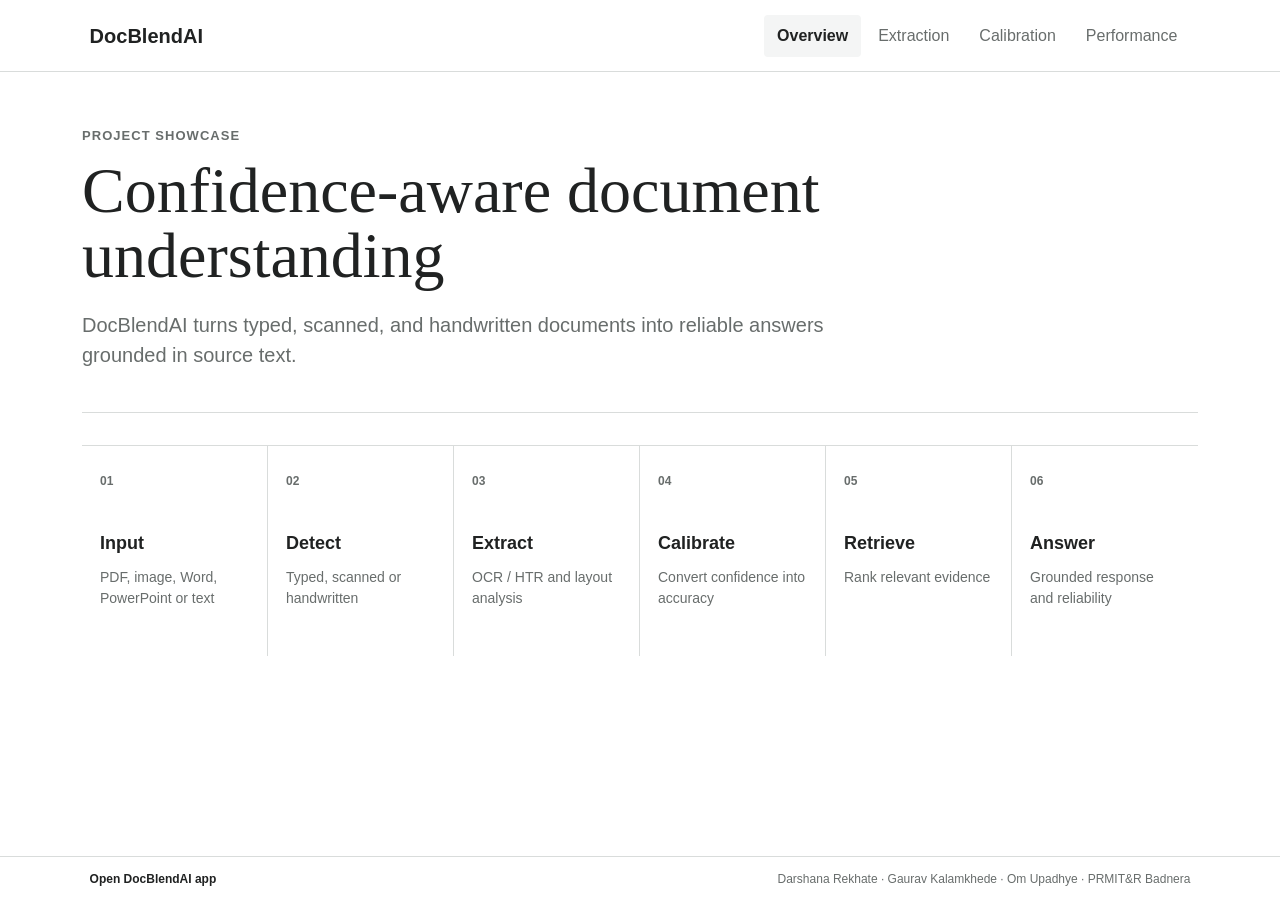
<file: copyright_gui/index.html>
<!doctype html>
<html lang="en">
<head>
  <meta charset="utf-8">
  <meta name="viewport" content="width=device-width, initial-scale=1">
  <title>DocBlendAI Project Showcase</title>
  <link rel="stylesheet" href="styles.css">
</head>
<body>
  <nav class="topbar" aria-label="Showcase sections">
    <strong>DocBlendAI</strong>
    <div class="tabs">
      <button class="is-active" data-screen="overview">Overview</button>
      <button data-screen="extraction">Extraction</button>
      <button data-screen="calibration">Calibration</button>
      <button data-screen="performance">Performance</button>
    </div>
  </nav>

  <main>
    <section class="screen is-active" id="overview">
      <header class="hero">
        <p class="kicker">Project showcase</p>
        <h1>Confidence-aware document understanding</h1>
        <p>DocBlendAI turns typed, scanned, and handwritten documents into reliable answers grounded in source text.</p>
      </header>
      <div class="pipeline" aria-label="Document processing pipeline">
        <article><b>01</b><h2>Input</h2><p>PDF, image, Word, PowerPoint or text</p></article>
        <article><b>02</b><h2>Detect</h2><p>Typed, scanned or handwritten</p></article>
        <article><b>03</b><h2>Extract</h2><p>OCR / HTR and layout analysis</p></article>
        <article><b>04</b><h2>Calibrate</h2><p>Convert confidence into accuracy</p></article>
        <article><b>05</b><h2>Retrieve</h2><p>Rank relevant evidence</p></article>
        <article><b>06</b><h2>Answer</h2><p>Grounded response and reliability</p></article>
      </div>
    </section>

    <section class="screen" id="extraction">
      <header class="screen-title"><p class="kicker">Text extraction</p><h1>Three document paths, one pipeline</h1></header>
      <div class="cards three">
        <article><span>Typed</span><h2>Digital text parser</h2><p>Reads the existing PDF, DOCX, PPTX, or text layer.</p><code>Digital text → layout → chunks</code></article>
        <article><span>Printed scan</span><h2>Tesseract OCR</h2><p>Recognises words and preserves page positions.</p><code>Page → OCR → word confidence</code></article>
        <article><span>Handwriting</span><h2>PaddleOCR / TrOCR</h2><p>Detects text lines and recognises handwritten content.</p><code>Page → lines → HTR confidence</code></article>
      </div>
      <div class="algorithm"><b>Layout analysis</b><span>Titles</span><span>Paragraphs</span><span>Tables</span><span>Captions</span><span>Reading order</span></div>
    </section>

    <section class="screen" id="calibration">
      <header class="screen-title"><p class="kicker">Confidence calibration</p><h1>From model score to expected character accuracy</h1></header>
      <div class="calibration">
        <article><span>OCR raw confidence</span><strong>0.70</strong><small>Extractor score</small></article>
        <div class="arrow">→</div>
        <article class="wide"><span>Piecewise-linear calibration</span><strong>0.70 → 0.73</strong><small>Fits raw confidence against observed character accuracy</small></article>
        <div class="arrow">→</div>
        <article><span>Calibrated confidence</span><strong>0.73</strong><small>Expected accuracy</small></article>
      </div>
      <div class="data-row"><span>Known curve points</span><b>0.00 → 0.00</b><b>0.70 → 0.73</b><b>0.94 → 0.99</b></div>
      <p class="result">Held-out calibration error: <strong>0.062 → 0.013</strong> for scanned pages.</p>
    </section>

    <section class="screen" id="performance">
      <header class="screen-title"><p class="kicker">Evaluation</p><h1>Measured project performance</h1></header>
      <div class="metrics">
        <article><strong>88%</strong><span>Overall answer correctness</span></article>
        <article><strong>88%</strong><span>Retrieval hit rate</span></article>
        <article><strong>100%</strong><span>Correct Certain answers</span></article>
        <article><strong>100%</strong><span>Typed recognition accuracy</span></article>
      </div>
      <div class="table-wrap">
        <table><thead><tr><th>Reliability tier</th><th>Answers</th><th>Correctness</th></tr></thead>
        <tbody><tr><td>Certain</td><td>9</td><td>100%</td></tr><tr><td>Moderate</td><td>5</td><td>100%</td></tr><tr><td>Uncertain</td><td>4</td><td>50%</td></tr></tbody></table>
      </div>
    </section>
  </main>

  <footer><a href="/">Open DocBlendAI app</a><span>Darshana Rekhate · Gaurav Kalamkhede · Om Upadhye · PRMIT&amp;R Badnera</span></footer>
  <script src="app.js"></script>
</body>
</html>
</file>
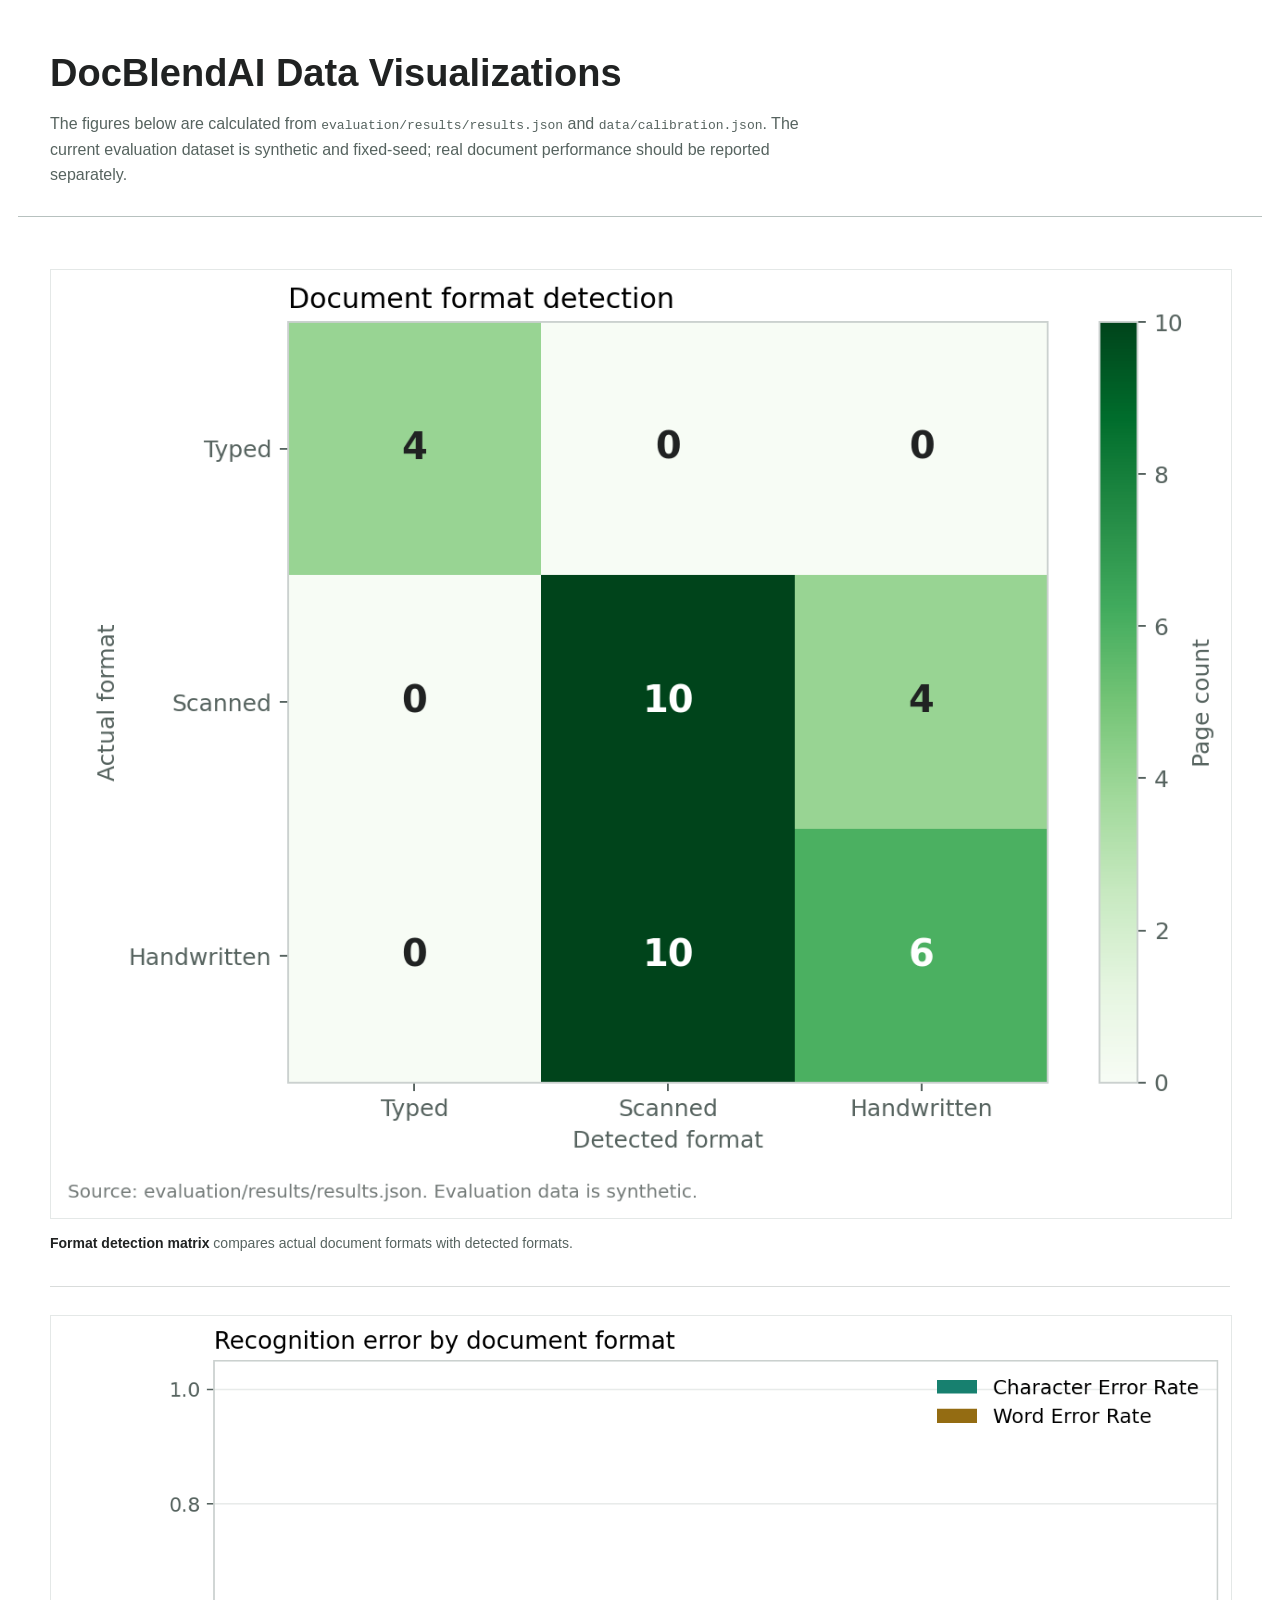
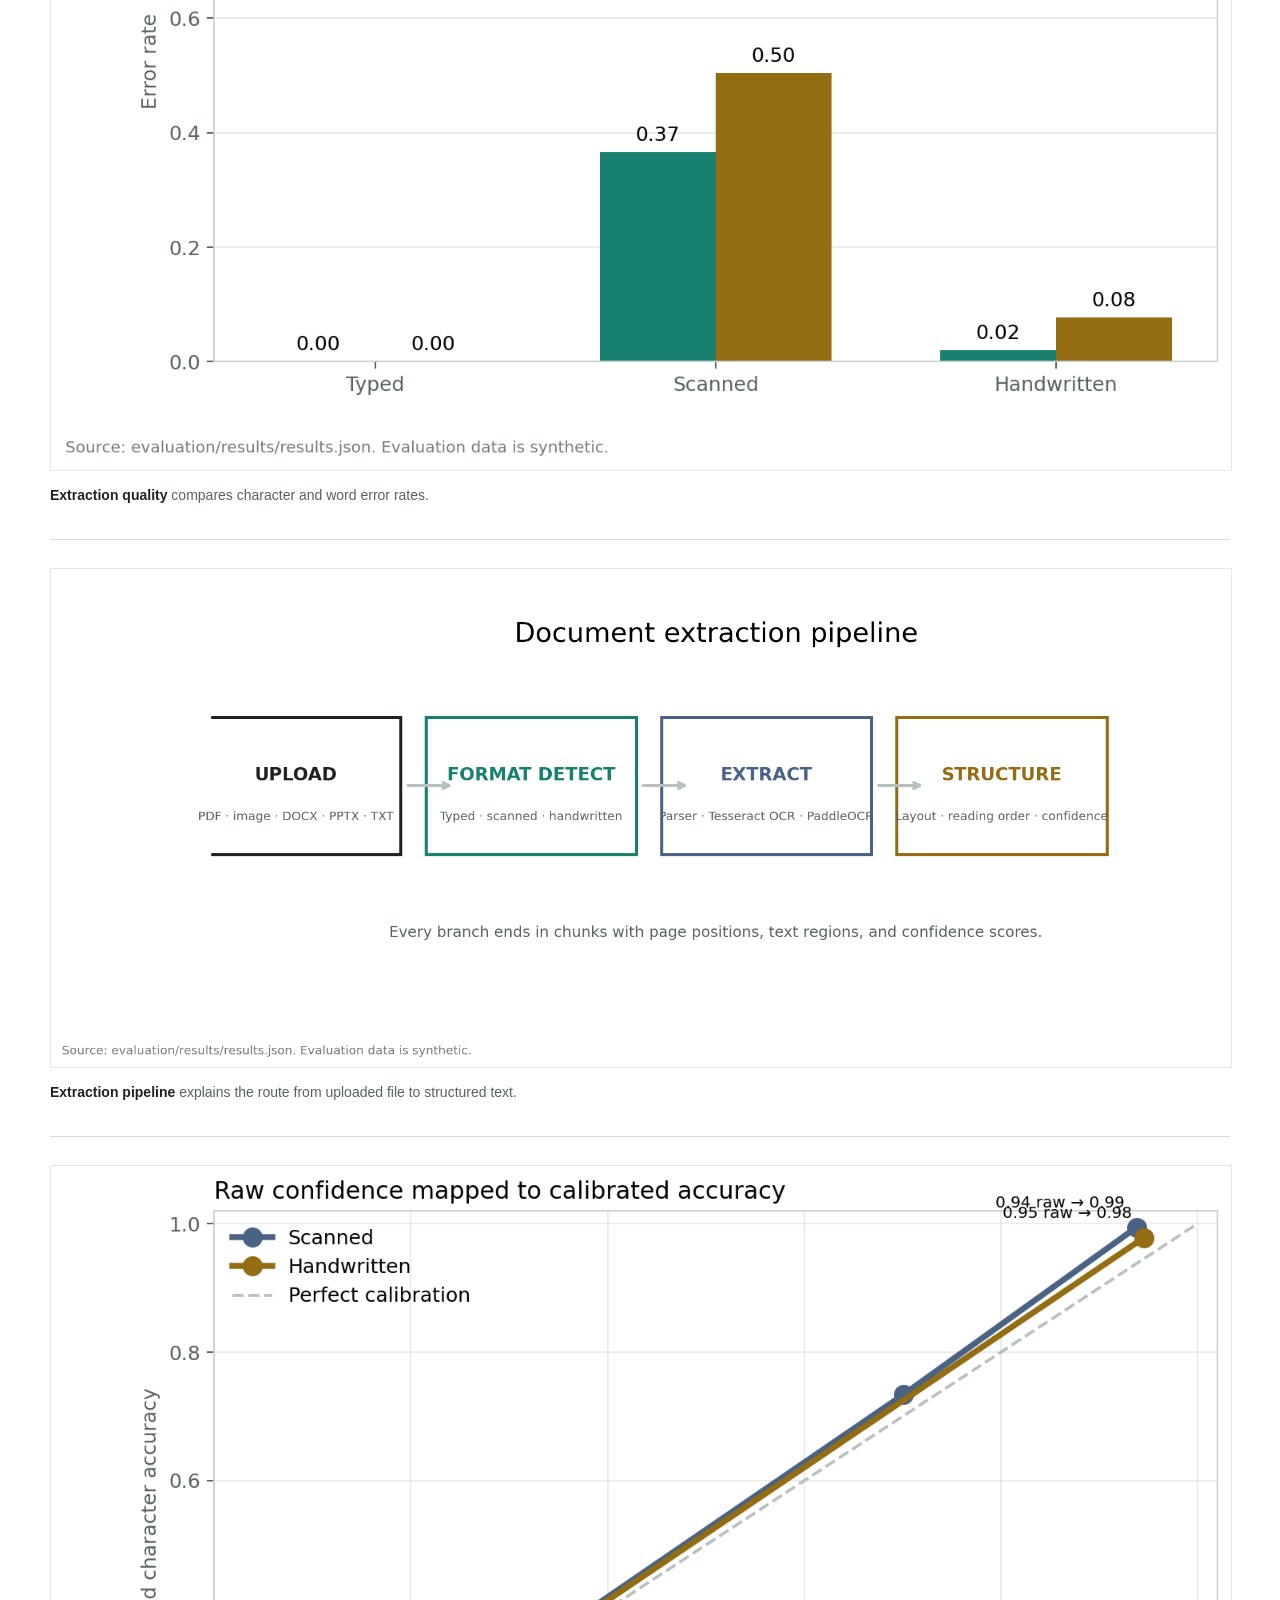
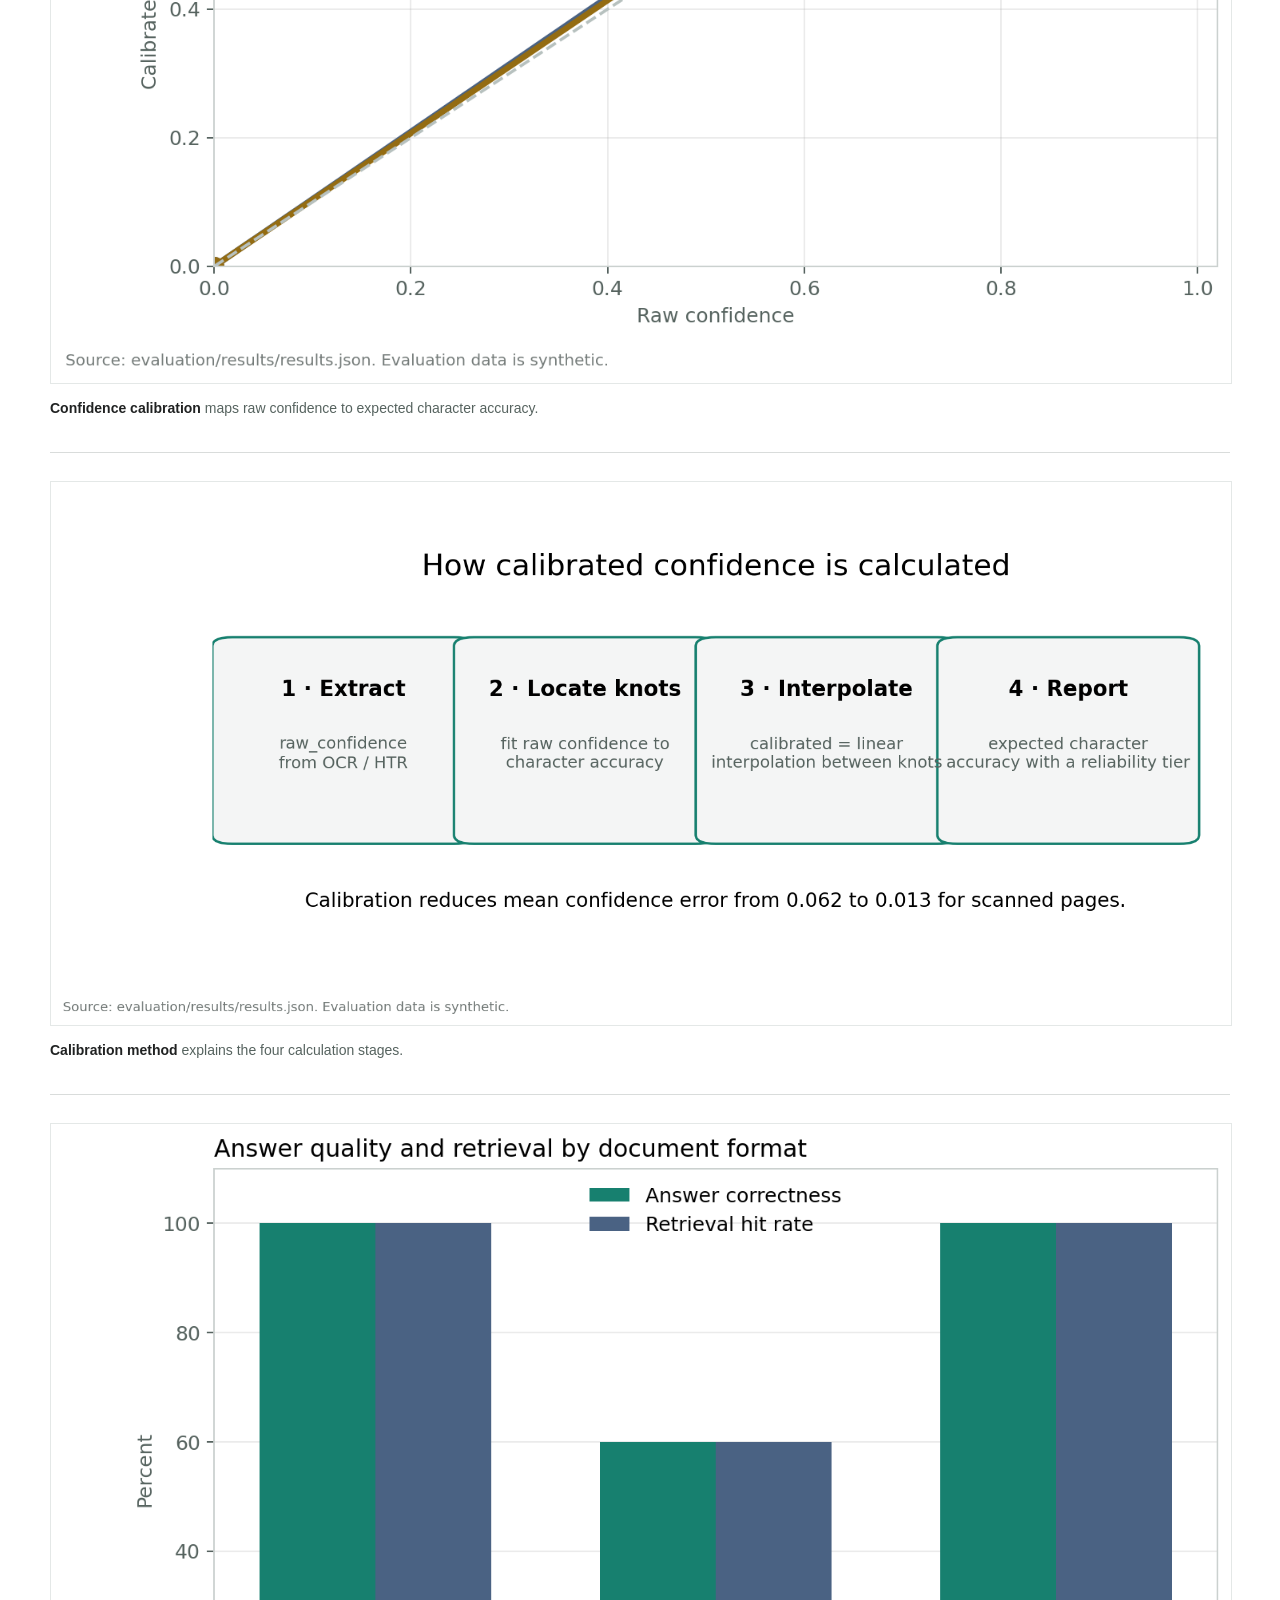
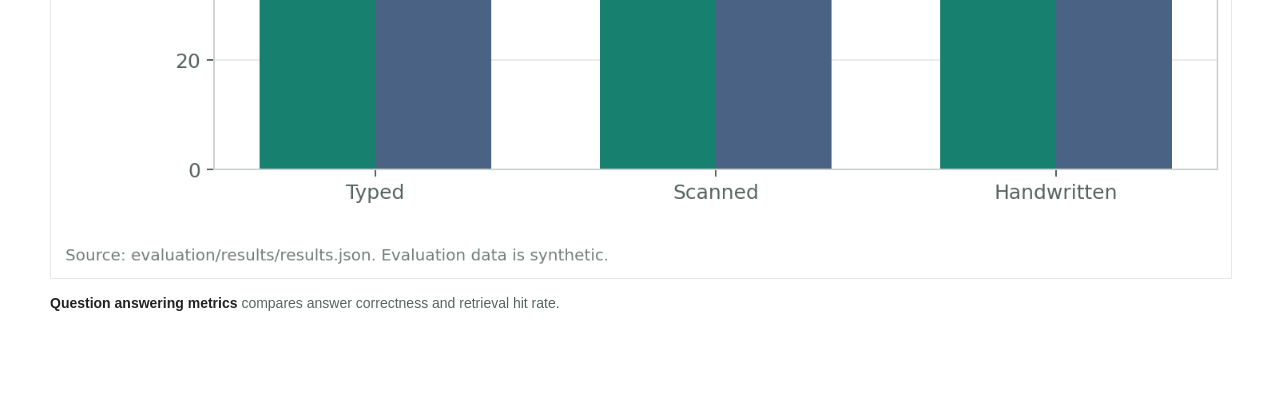
<file: project_visualizations/index.html>
<!doctype html>
<html lang="en">
<head>
  <meta charset="utf-8">
  <meta name="viewport" content="width=device-width, initial-scale=1">
  <title>DocBlendAI Visualization Gallery</title>
  <style>
    body { margin: 0; color: #202222; background: #fff; font-family: Georgia, "Times New Roman", serif; }
    header { max-width: 1180px; margin: 0 auto; padding: 52px 32px 28px; border-bottom: 1px solid #b7c1bf; }
    h1 { margin: 0; font-family: Arial, sans-serif; font-size: 38px; font-weight: 600; }
    header p { max-width: 760px; margin-bottom: 0; color: #56635f; font-family: Arial, sans-serif; line-height: 1.6; }
    main { max-width: 1180px; margin: 0 auto; padding: 24px 32px 60px; }
    figure { margin: 0; padding: 28px 0 32px; border-bottom: 1px solid #d9dcdb; }
    figure:last-child { border-bottom: 0; }
    img { width: 100%; height: auto; display: block; border: 1px solid #e4e8e7; }
    figcaption { margin-top: 14px; color: #56635f; font-family: Arial, sans-serif; font-size: 14px; line-height: 1.55; }
    figcaption b { color: #202222; }
    @media (max-width: 800px) { header, main { padding-left: 20px; padding-right: 20px; } h1 { font-size: 30px; } }
  </style>
</head>
<body>
  <header>
    <h1>DocBlendAI Data Visualizations</h1>
    <p>The figures below are calculated from <code>evaluation/results/results.json</code> and <code>data/calibration.json</code>. The current evaluation dataset is synthetic and fixed-seed; real document performance should be reported separately.</p>
  </header>
  <main>
    <figure><img src="screenshots/01-format-detection-matrix.png" alt="Format detection matrix"><figcaption><b>Format detection matrix</b> compares actual document formats with detected formats.</figcaption></figure>
    <figure><img src="screenshots/02-extraction-error-rates.png" alt="Extraction error rates"><figcaption><b>Extraction quality</b> compares character and word error rates.</figcaption></figure>
    <figure><img src="screenshots/03-extraction-pipeline.png" alt="Extraction pipeline"><figcaption><b>Extraction pipeline</b> explains the route from uploaded file to structured text.</figcaption></figure>
    <figure><img src="screenshots/04-confidence-calibration.png" alt="Confidence calibration curve"><figcaption><b>Confidence calibration</b> maps raw confidence to expected character accuracy.</figcaption></figure>
    <figure><img src="screenshots/05-calibration-method.png" alt="Calibration method"><figcaption><b>Calibration method</b> explains the four calculation stages.</figcaption></figure>
    <figure><img src="screenshots/06-answer-and-retrieval-metrics.png" alt="Answer metrics"><figcaption><b>Question answering metrics</b> compares answer correctness and retrieval hit rate.</figcaption></figure>
  </main>
</body>
</html>
</file>
<file: copyright_gui/styles.css>
* { box-sizing: border-box; }
:root { --ink: #202222; --muted: #686d6c; --line: #d9dcdb; --soft: #f4f5f5; --white: #fff; }
body { margin: 0; background: var(--white); color: var(--ink); font: 16px/1.5 Arial, sans-serif; }
button { font: inherit; }
.topbar { height: 72px; padding: 0 7vw; border-bottom: 1px solid var(--line); display: flex; align-items: center; justify-content: space-between; }
.topbar strong { font-size: 20px; }
.tabs { display: flex; gap: 4px; }
.tabs button { border: 0; border-radius: 4px; padding: 9px 13px; color: var(--muted); background: transparent; cursor: pointer; }
.tabs button.is-active { color: var(--ink); background: var(--soft); font-weight: 700; }
main { min-height: calc(100vh - 116px); }
.screen { display: none; max-width: 1180px; margin: 0 auto; padding: 54px 32px 40px; }
.screen.is-active { display: block; }
.hero { padding-bottom: 42px; border-bottom: 1px solid var(--line); }
.kicker { margin: 0 0 12px; color: var(--muted); font-size: 13px; font-weight: 700; letter-spacing: .08em; text-transform: uppercase; }
h1 { max-width: 900px; margin: 0; font-family: Georgia, serif; font-size: clamp(38px, 5vw, 68px); font-weight: 400; line-height: 1.02; letter-spacing: 0; }
.hero > p:last-child { max-width: 760px; margin: 22px 0 0; color: var(--muted); font-size: 20px; }
.screen-title { margin-bottom: 42px; }
.screen-title h1 { font-size: clamp(34px, 4vw, 54px); }
.pipeline { display: grid; grid-template-columns: repeat(6, 1fr); margin-top: 32px; border-top: 1px solid var(--line); }
.pipeline article { min-height: 210px; padding: 22px 18px; border-right: 1px solid var(--line); }
.pipeline article:last-child { border-right: 0; }
.pipeline b, .cards span { color: var(--muted); font-size: 12px; }
.pipeline h2, .cards h2 { margin: 38px 0 10px; font-size: 18px; }
.pipeline p, .cards p { margin: 0; color: var(--muted); font-size: 14px; }
.cards { display: grid; gap: 18px; }
.cards.three { grid-template-columns: repeat(3, 1fr); }
.cards article { min-height: 280px; padding: 28px; border: 1px solid var(--line); }
.cards h2 { margin-top: 56px; }
.cards code { display: block; margin-top: 28px; padding-top: 18px; border-top: 1px solid var(--line); font-size: 13px; }
.algorithm { margin-top: 20px; padding: 20px 24px; display: flex; gap: 12px; align-items: center; flex-wrap: wrap; background: var(--soft); }
.algorithm b { margin-right: auto; }
.algorithm span { padding: 5px 9px; border: 1px solid var(--line); background: white; font-size: 13px; }
.calibration { display: grid; grid-template-columns: minmax(180px, 1fr) 44px minmax(240px, 1.4fr) 44px minmax(180px, 1fr); align-items: stretch; }
.calibration article { min-height: 210px; padding: 26px; border: 1px solid var(--line); display: flex; flex-direction: column; }
.calibration article span { color: var(--muted); font-size: 13px; }
.calibration strong { margin-top: 38px; font-family: Georgia, serif; font-size: 30px; font-weight: 400; }
.calibration small { margin-top: 10px; color: var(--muted); }
.arrow { display: grid; place-items: center; font-size: 24px; }
.data-row { margin-top: 18px; padding: 16px 20px; border-top: 1px solid var(--line); border-bottom: 1px solid var(--line); display: flex; gap: 28px; }
.data-row span { margin-right: auto; color: var(--muted); }
.result { margin: 24px 0 0; color: var(--muted); }
.result strong { color: var(--ink); }
.metrics { display: grid; grid-template-columns: repeat(4, 1fr); border-top: 1px solid var(--line); border-left: 1px solid var(--line); }
.metrics article { min-height: 190px; padding: 26px; border-right: 1px solid var(--line); border-bottom: 1px solid var(--line); }
.metrics strong { display: block; font-family: Georgia, serif; font-size: 52px; font-weight: 400; }
.metrics span { color: var(--muted); }
.table-wrap { margin-top: 28px; }
table { width: 100%; border-collapse: collapse; }
th, td { padding: 13px 16px; border-bottom: 1px solid var(--line); text-align: left; }
th { color: var(--muted); font-size: 13px; }
footer { min-height: 44px; padding: 13px 7vw; border-top: 1px solid var(--line); color: var(--muted); font-size: 12px; text-align: right; display: flex; justify-content: space-between; gap: 16px; }
footer a { color: var(--ink); font-weight: 700; text-decoration: none; }
footer a:hover { color: #17806f; }
@media (max-width: 800px) { .topbar { height: auto; padding: 14px 20px; align-items: flex-start; gap: 12px; } .tabs { overflow-x: auto; } .tabs button { white-space: nowrap; } .screen { padding: 38px 20px; } .pipeline { grid-template-columns: repeat(2, 1fr); } .pipeline article { border-bottom: 1px solid var(--line); } .cards.three, .metrics { grid-template-columns: 1fr 1fr; } .calibration { grid-template-columns: 1fr; } .arrow { height: 44px; } }
@media print { .topbar { position: static; } button { display: none; } }
</file>
